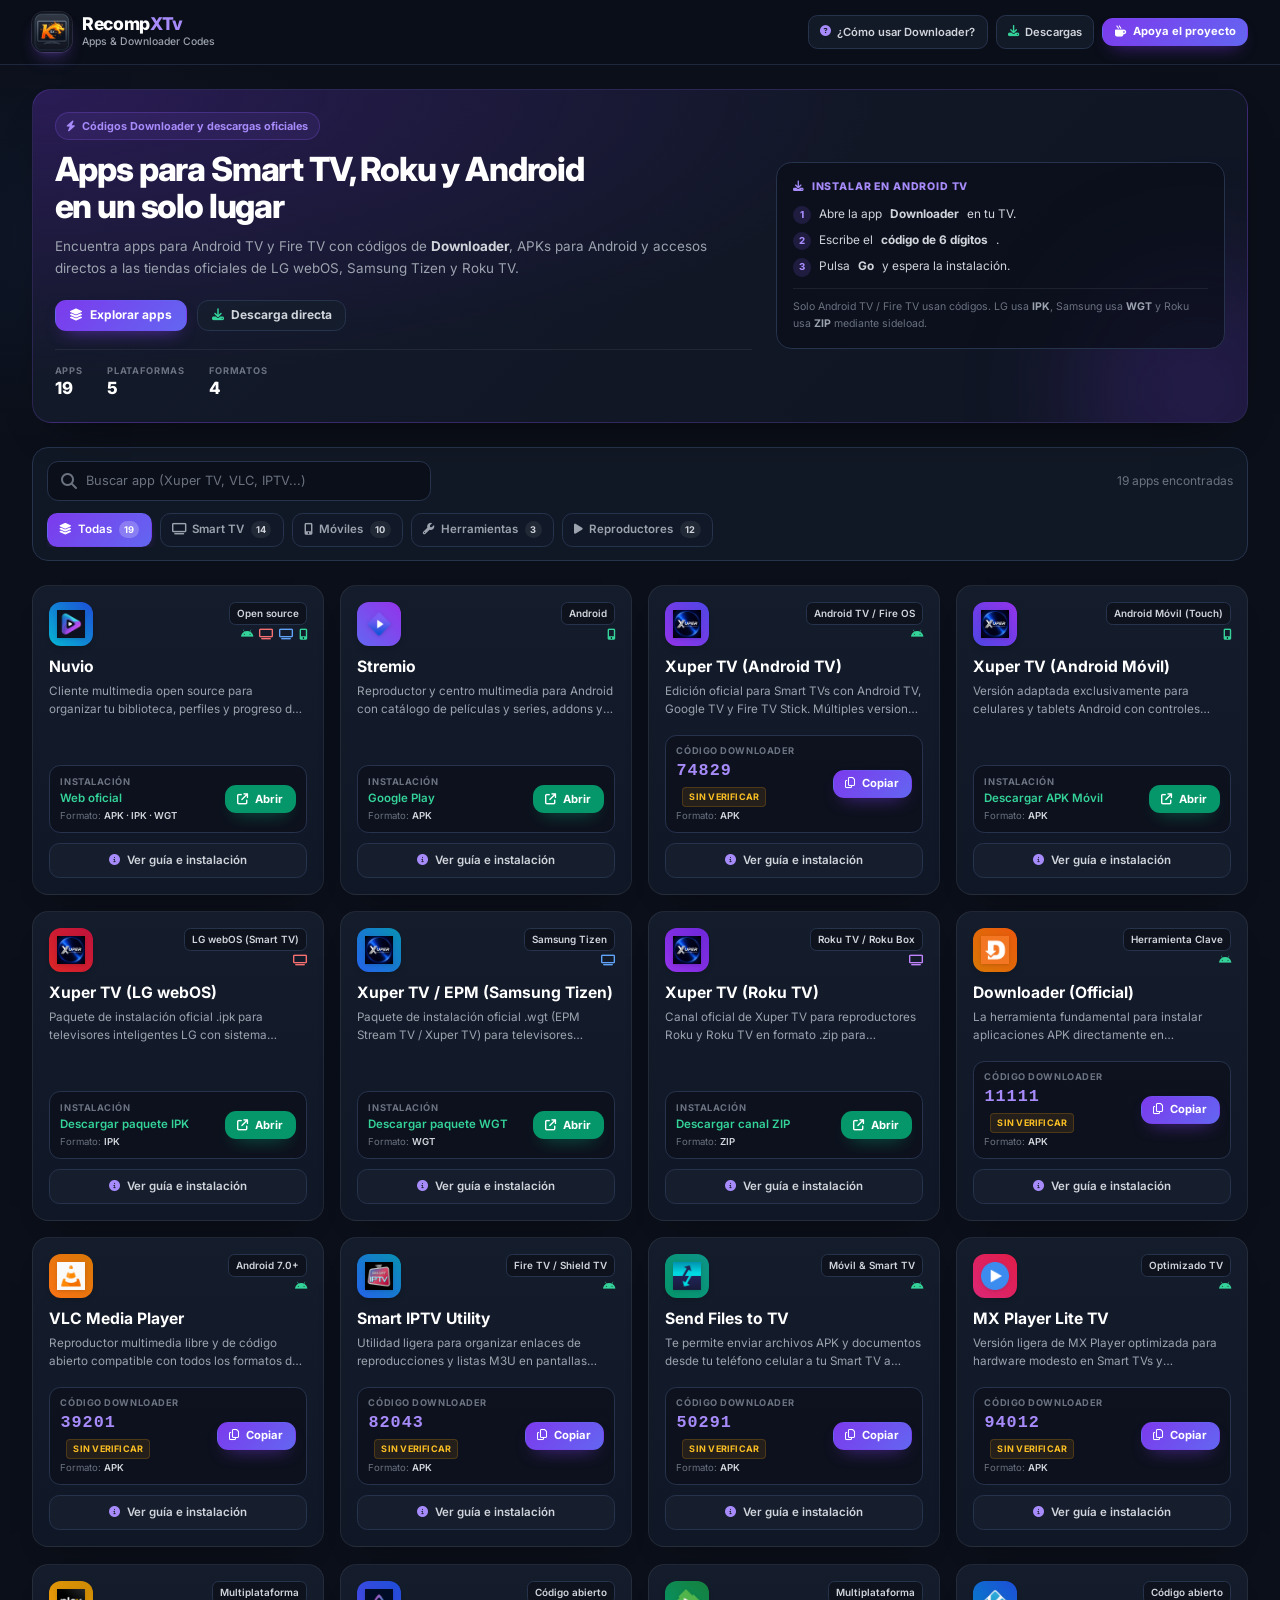
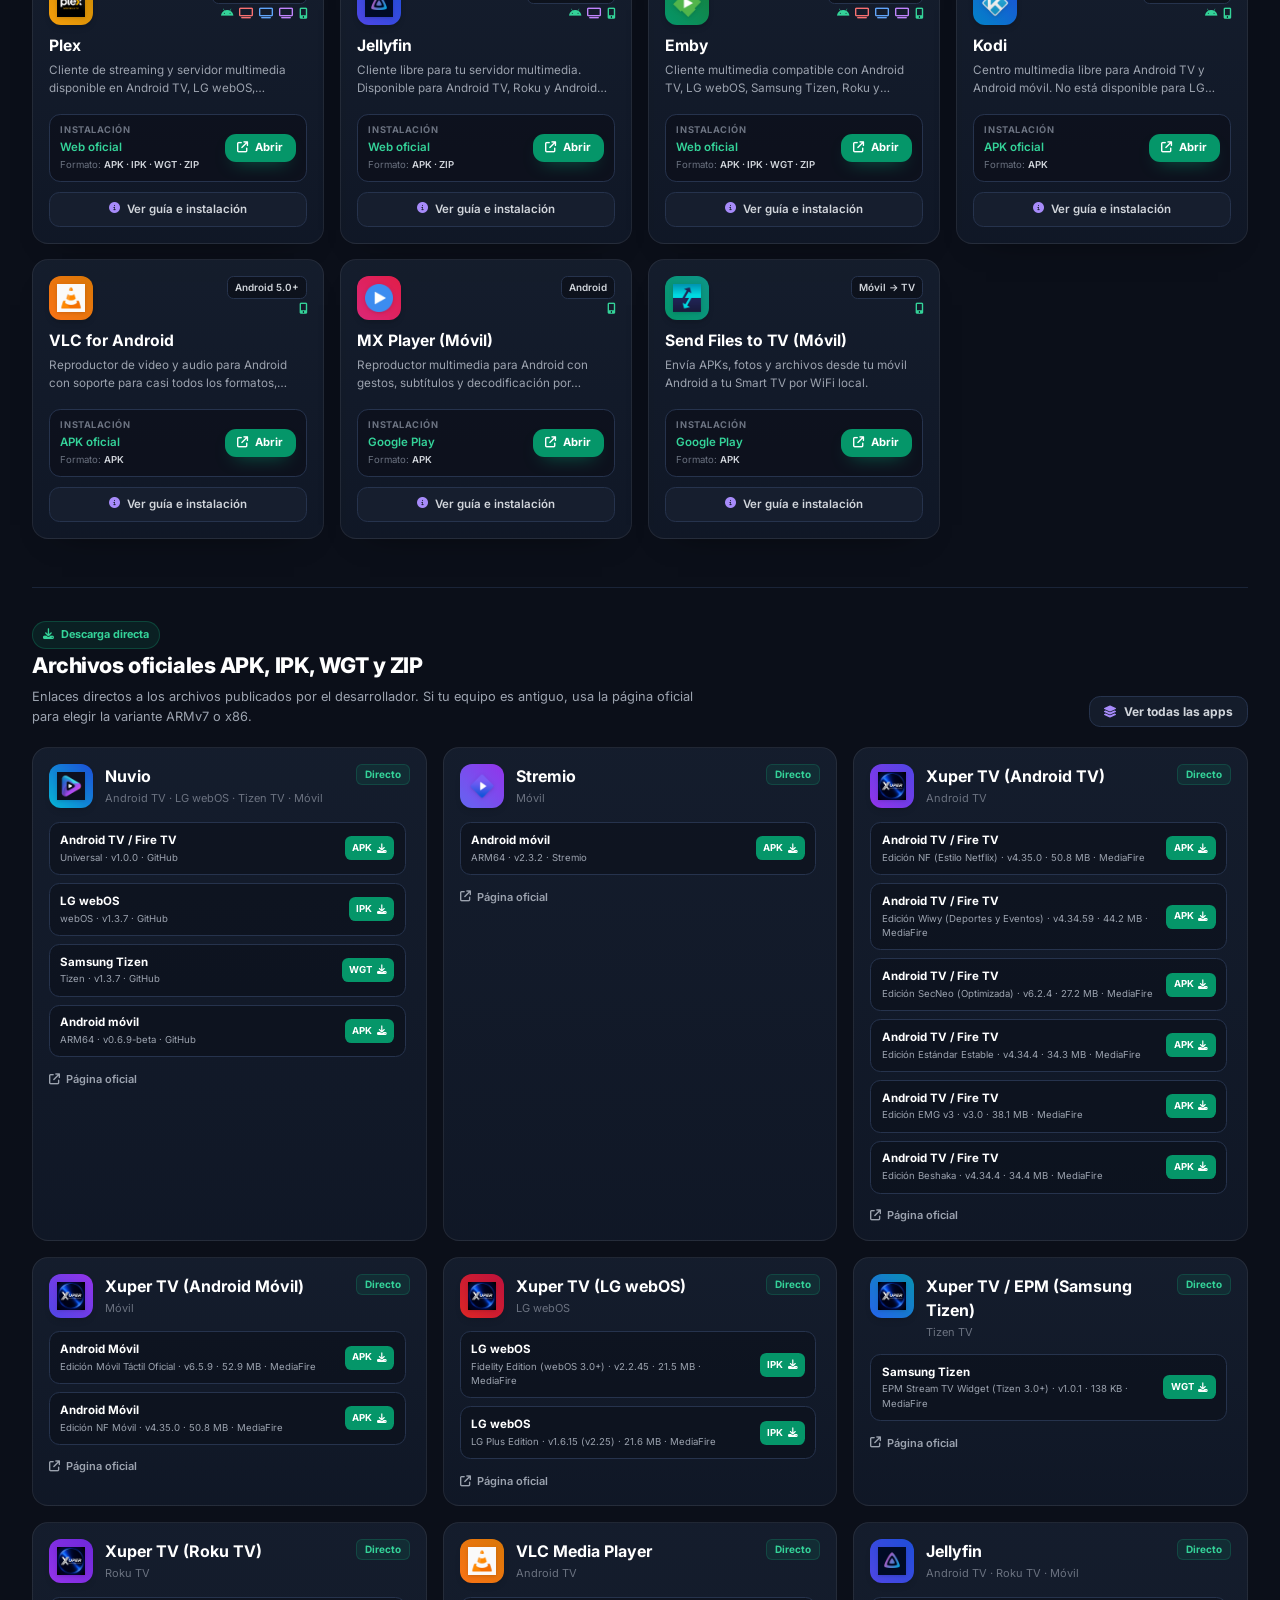
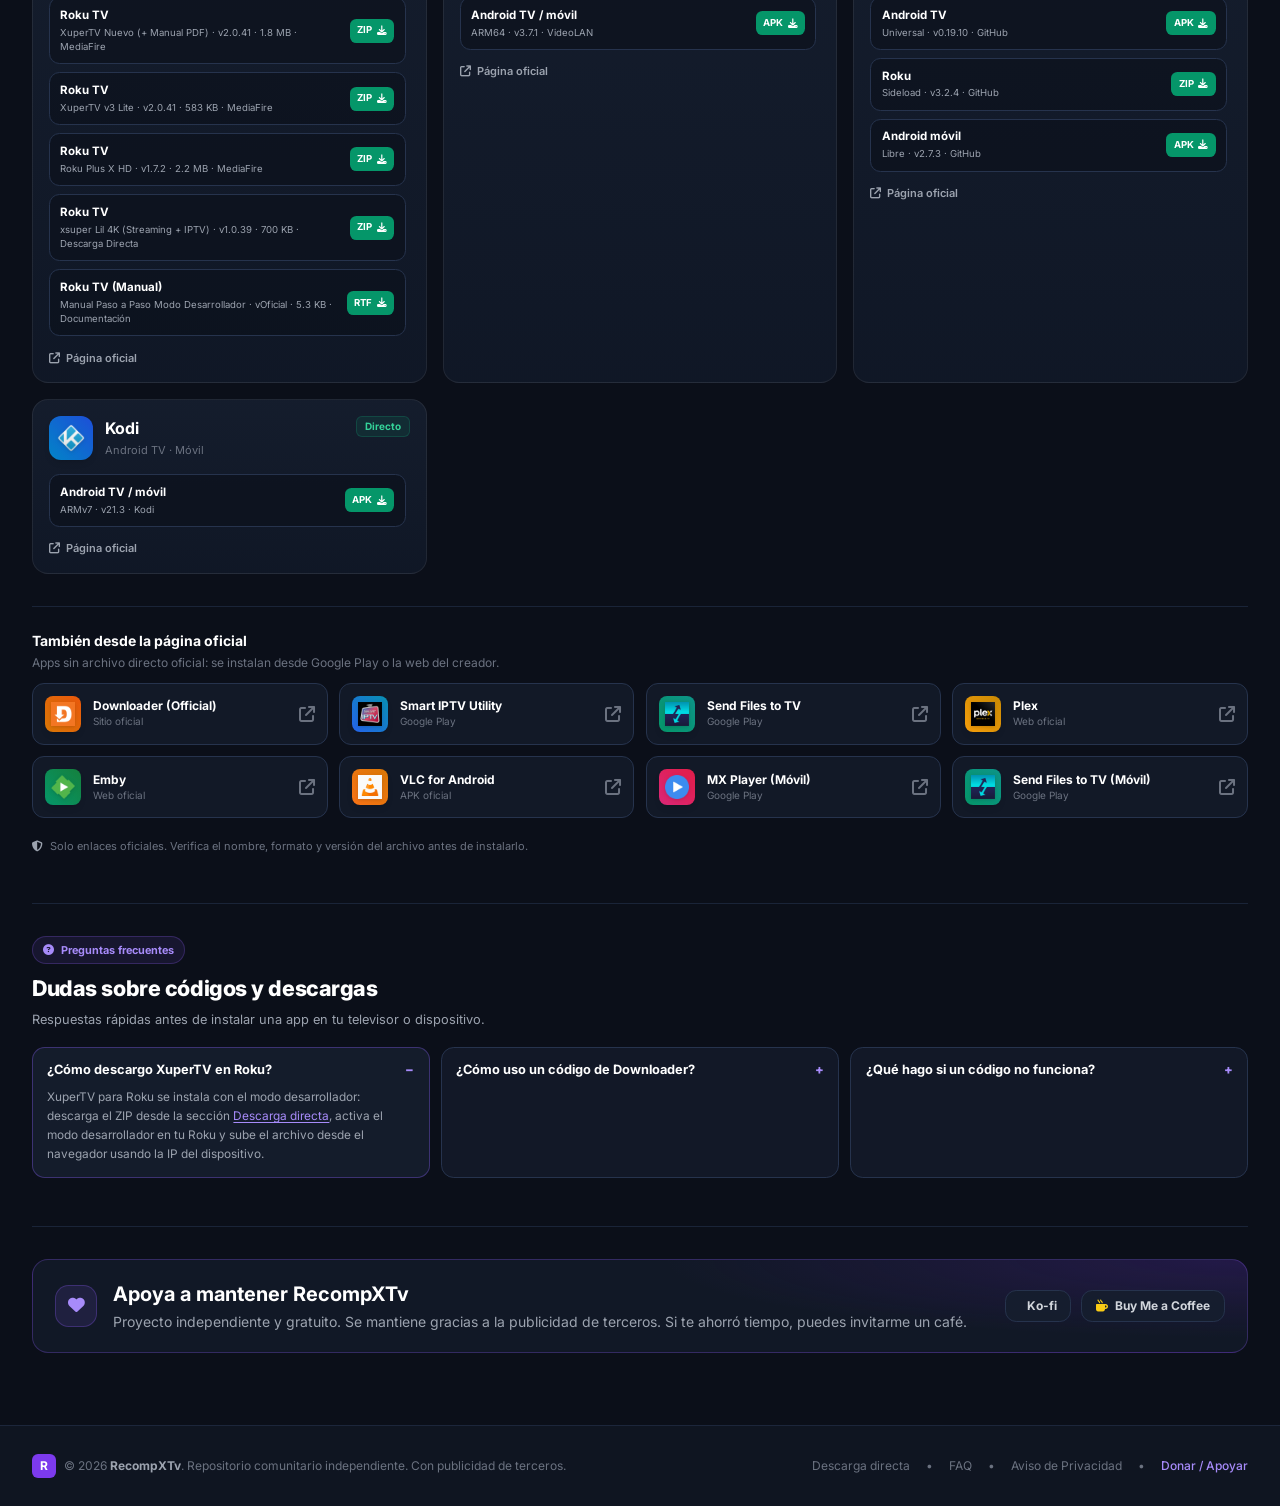
<file: index.html>
<!DOCTYPE html>
<html lang="es" class="dark">
<head>
    <meta charset="UTF-8">
    <meta name="viewport" content="width=device-width, initial-scale=1.0">
    <title>RecompXTv — Apps y códigos Downloader para Smart TV y Android</title>
    <meta name="description" content="RecompXTv: repositorio de apps para Android TV, Fire TV, LG webOS, Samsung Tizen, Roku y Android. Códigos de Downloader, APKs y descargas directas.">
    <meta name="keywords" content="RecompXTv, XuperTV, descargar XuperTV, Códigos Downloader, descargar Roku, apps Roku, Android TV apps, Smart TV downloader, APKs, códigos downloader">
    <meta name="author" content="RecompXTv">
    <meta name="theme-color" content="#0b0f19">
    <meta name="robots" content="index, follow">

    <link rel="canonical" href="https://recompxtv.vercel.app/">
    <link rel="alternate" hreflang="es" href="https://recompxtv.vercel.app/">
    <link rel="alternate" hreflang="x-default" href="https://recompxtv.vercel.app/">

    <!-- Iconos / PWA -->
    <link rel="icon" type="image/png" sizes="32x32" href="img/favicon-32.png">
    <link rel="apple-touch-icon" sizes="180x180" href="img/apple-touch-icon.png">
    <link rel="manifest" href="manifest.json">

    <!-- Open Graph / Twitter -->
    <meta property="og:type" content="website">
    <meta property="og:site_name" content="RecompXTv">
    <meta property="og:locale" content="es_ES">
    <meta property="og:url" content="https://recompxtv.vercel.app/">
    <meta property="og:title" content="RecompXTv — Apps y códigos Downloader para Smart TV, Roku y Android">
    <meta property="og:description" content="Códigos de Downloader para Android TV, APKs para Android y apps oficiales para LG webOS, Samsung Tizen y Roku TV.">
    <meta property="og:image" content="https://recompxtv.vercel.app/img/og-image.jpg">
    <meta property="og:image:type" content="image/jpeg">
    <meta property="og:image:alt" content="RecompXTv">
    <meta property="og:image:width" content="1200">
    <meta property="og:image:height" content="630">
    <meta name="twitter:card" content="summary_large_image">
    <meta name="twitter:title" content="RecompXTv — Apps para Smart TV, Android TV, Roku y Móviles">
    <meta name="twitter:description" content="Códigos de Downloader para Android TV, APKs para Android y apps oficiales para LG webOS, Samsung Tizen y Roku TV.">
    <meta name="twitter:image" content="https://recompxtv.vercel.app/img/og-image.jpg">

    <!-- CSS compilado en local (sin CDN de Tailwind) -->
    <link rel="stylesheet" href="css/tailwind.css">
    <link rel="stylesheet" href="css/styles.css">

    <!-- Iconos y tipografía -->
    <link rel="preconnect" href="https://cdnjs.cloudflare.com" crossorigin>
    <link rel="preconnect" href="https://fonts.googleapis.com">
    <link rel="preconnect" href="https://fonts.gstatic.com" crossorigin>
    <link rel="dns-prefetch" href="//bauval.org">
    <link rel="dns-prefetch" href="//abscloud.org">
    <link rel="stylesheet" href="https://cdnjs.cloudflare.com/ajax/libs/font-awesome/6.4.0/css/all.min.css">
    <link href="https://fonts.googleapis.com/css2?family=Inter:wght@400;500;600;700;800&display=swap" rel="stylesheet">

    <!-- Datos estructurados -->
    <script type="application/ld+json">
    {
        "@context": "https://schema.org",
        "@graph": [
            {
                "@type": "Organization",
                "@id": "https://recompxtv.vercel.app/#organization",
                "name": "RecompXTv",
                "url": "https://recompxtv.vercel.app/",
                "logo": {
                    "@type": "ImageObject",
                    "url": "https://recompxtv.vercel.app/img/icon-512.png",
                    "width": 512,
                    "height": 512
                }
            },
            {
                "@type": "WebSite",
                "@id": "https://recompxtv.vercel.app/#website",
                "name": "RecompXTv",
                "url": "https://recompxtv.vercel.app/",
                "description": "Repositorio de apps para Android TV, Fire TV, LG webOS, Samsung Tizen, Roku TV y Android móvil con códigos de Downloader y enlaces oficiales.",
                "publisher": {
                    "@id": "https://recompxtv.vercel.app/#organization"
                },
                "inLanguage": "es"
            },
            {
                "@type": "WebPage",
                "@id": "https://recompxtv.vercel.app/#webpage",
                "url": "https://recompxtv.vercel.app/",
                "name": "RecompXTv - Apps y códigos Downloader para Smart TV, Roku y Android",
                "description": "Repositorio de apps para Android TV, Fire TV, LG webOS, Samsung Tizen, Roku y Android. Códigos de Downloader, APKs y descargas directas.",
                "isPartOf": {
                    "@id": "https://recompxtv.vercel.app/#website"
                },
                "inLanguage": "es",
                "dateModified": "2026-11-07"
            },
            {
                "@type": "FAQPage",
                "@id": "https://recompxtv.vercel.app/#faq",
                "mainEntity": [
                    {
                        "@type": "Question",
                        "name": "¿Cómo descargo XuperTV en Roku?",
                        "acceptedAnswer": {
                            "@type": "Answer",
                            "text": "XuperTV para Roku se instala con el modo desarrollador: descarga el ZIP desde la sección Descarga directa, activa el modo desarrollador en tu Roku y sube el archivo desde el navegador usando la IP del dispositivo."
                        }
                    },
                    {
                        "@type": "Question",
                        "name": "¿Cómo uso un código de Downloader?",
                        "acceptedAnswer": {
                            "@type": "Answer",
                            "text": "Abre Downloader en tu Android TV o Fire TV, escribe el código de 6 dígitos y pulsa Go. Solo Android TV, Google TV y Fire TV usan códigos."
                        }
                    },
                    {
                        "@type": "Question",
                        "name": "¿Qué hago si un código no funciona?",
                        "acceptedAnswer": {
                            "@type": "Answer",
                            "text": "Los códigos pueden caducar. Usa el botón de descarga directa o el enlace oficial de la app; si el código es de una app Android TV, revisa que tenga 6 dígitos."
                        }
                    }
                ]
            }
        ]
    }
    </script>

    <script src="js/app.js" defer></script>
</head>
<body class="min-h-screen flex flex-col selection:bg-brand-500 selection:text-white">

    <a href="#mainContent" class="skip-link">
        Saltar al contenido principal
    </a>

    <!-- Header Navigation -->
    <header class="site-header sticky top-0 z-40">
        <div class="max-w-[1320px] mx-auto px-4 sm:px-6 lg:px-8 h-16 flex items-center justify-between gap-4">
            <!-- Brand Logo -->
            <button type="button" data-action="reset" class="flex items-center gap-2.5 text-left min-w-0" aria-label="RecompXTv, volver al inicio y limpiar filtros">
                <img src="img/icon-192.png" alt="" aria-hidden="true" width="40" height="40"
                     class="w-10 h-10 rounded-xl object-cover shadow-lg shadow-brand-500/25 ring-1 ring-white/10 shrink-0">
                <span class="min-w-0">
                    <span class="brand-title">Recomp<span class="text-brand-400">XTv</span></span>
                    <span class="brand-subtitle">Apps &amp; Downloader Codes</span>
                </span>
            </button>

            <!-- Quick Action Links -->
            <nav class="flex items-center gap-2" aria-label="Acciones rápidas">
                <a href="#downloader-guide" class="header-link hidden lg:inline-flex">
                    <i class="fa-solid fa-circle-question text-brand-400" aria-hidden="true"></i> ¿Cómo usar Downloader?
                </a>
                <a href="#descarga-directa" class="header-link hidden md:inline-flex">
                    <i class="fa-solid fa-download text-emerald-400" aria-hidden="true"></i> Descargas
                </a>
                <a href="#apoya-seccion" class="btn btn-primary btn-sm">
                    <i class="fa-solid fa-mug-hot" aria-hidden="true"></i>
                    <span class="hidden sm:inline">Apoya el proyecto</span>
                    <span class="sm:hidden">Apoyar</span>
                </a>
            </nav>
        </div>
    </header>

    <!-- Main Content Container -->
    <main id="mainContent" class="max-w-[1320px] mx-auto px-4 sm:px-6 lg:px-8 py-6 w-full flex-grow">

        <!-- Hero -->
        <section class="hero-panel mb-6" aria-labelledby="heroTitle">
            <div class="hero-grid">
                <div class="min-w-0">
                    <span class="eyebrow">
                        <i class="fa-solid fa-bolt" aria-hidden="true"></i> Códigos Downloader y descargas oficiales
                    </span>
                    <h1 id="heroTitle" class="hero-title">
                        Apps para Smart TV, Roku y Android<br class="hidden sm:block"> en un solo lugar
                    </h1>
                    <p class="hero-text">
                        Encuentra apps para Android TV y Fire TV con códigos de <strong>Downloader</strong>, APKs para Android y accesos directos a las tiendas oficiales de LG webOS, Samsung Tizen y Roku TV.
                    </p>
                    <div class="mt-5 flex flex-wrap items-center gap-2.5">
                        <a href="#appGrid" class="btn btn-primary">
                            <i class="fa-solid fa-layer-group" aria-hidden="true"></i> Explorar apps
                        </a>
                        <a href="#descarga-directa" class="btn btn-outline">
                            <i class="fa-solid fa-download text-emerald-400" aria-hidden="true"></i> Descarga directa
                        </a>
                    </div>
                    <dl class="hero-stats">
                        <div>
                            <dt>Apps</dt>
                            <dd id="statApps">—</dd>
                        </div>
                        <div>
                            <dt>Plataformas</dt>
                            <dd>5</dd>
                        </div>
                        <div>
                            <dt>Formatos</dt>
                            <dd>4</dd>
                        </div>
                    </dl>
                </div>

                <!-- Downloader Quick Steps -->
                <aside id="downloader-guide" class="guide-card" aria-labelledby="guideTitle">
                    <h2 id="guideTitle" class="guide-title">
                        <i class="fa-solid fa-download" aria-hidden="true"></i> Instalar en Android TV
                    </h2>
                    <ol class="guide-steps">
                        <li><span>1</span> Abre la app <strong>Downloader</strong> en tu TV.</li>
                        <li><span>2</span> Escribe el <strong>código de 6 dígitos</strong>.</li>
                        <li><span>3</span> Pulsa <strong>Go</strong> y espera la instalación.</li>
                    </ol>
                    <p class="guide-note">
                        Solo Android TV / Fire TV usan códigos. LG usa <strong>IPK</strong>, Samsung usa <strong>WGT</strong> y Roku usa <strong>ZIP</strong> mediante sideload.
                    </p>
                </aside>
            </div>
        </section>

        <!-- Search & Filter Controls -->
        <section class="toolbar-panel mb-6" aria-label="Buscar y filtrar aplicaciones">
            <div class="flex flex-col sm:flex-row sm:items-center gap-3">
                <!-- Instant Search Bar -->
                <div class="relative w-full sm:max-w-sm">
                    <label for="searchInput" class="sr-only">Buscar aplicación</label>
                    <span class="absolute inset-y-0 left-0 pl-3.5 flex items-center pointer-events-none text-gray-500" aria-hidden="true">
                        <i class="fa-solid fa-magnifying-glass"></i>
                    </span>
                    <input type="search" id="searchInput" autocomplete="off" placeholder="Buscar app (Xuper TV, VLC, IPTV...)"
                           aria-controls="appGrid"
                           class="search-input">
                    <button type="button" id="searchClear" hidden
                            class="absolute inset-y-0 right-0 pr-3.5 flex items-center text-gray-500 hover:text-white transition-colors"
                            aria-label="Limpiar búsqueda">
                        <i class="fa-solid fa-circle-xmark" aria-hidden="true"></i>
                    </button>
                </div>

                <!-- Results count -->
                <p id="resultsCount" class="text-xs text-gray-500 sm:ml-auto sm:text-right" role="status" aria-live="polite"></p>
            </div>

            <div class="mt-3 flex flex-col gap-2.5 lg:flex-row lg:items-center lg:justify-between">
                <!-- Category Tabs -->
                <div id="categoryBar" class="flex items-center gap-2 overflow-x-auto no-scrollbar pb-1 lg:pb-0" role="group" aria-label="Filtrar por categoría">
                    <button type="button" data-category="all" aria-pressed="true" class="cat-btn">
                        <i class="fa-solid fa-layer-group" aria-hidden="true"></i> Todas
                        <span class="cat-count" data-count="all">0</span>
                    </button>
                    <button type="button" data-category="smarttv" aria-pressed="false" class="cat-btn">
                        <i class="fa-solid fa-tv" aria-hidden="true"></i> Smart TV
                        <span class="cat-count" data-count="smarttv">0</span>
                    </button>
                    <button type="button" data-category="mobile" aria-pressed="false" class="cat-btn">
                        <i class="fa-solid fa-mobile-screen-button" aria-hidden="true"></i> Móviles
                        <span class="cat-count" data-count="mobile">0</span>
                    </button>
                    <button type="button" data-category="herramientas" aria-pressed="false" class="cat-btn">
                        <i class="fa-solid fa-wrench" aria-hidden="true"></i> Herramientas
                        <span class="cat-count" data-count="herramientas">0</span>
                    </button>
                    <button type="button" data-category="reproductores" aria-pressed="false" class="cat-btn">
                        <i class="fa-solid fa-play" aria-hidden="true"></i> Reproductores
                        <span class="cat-count" data-count="reproductores">0</span>
                    </button>
                </div>
            </div>

            <!-- Subcategorías por plataforma -->
            <div id="subcategoryWrapper" hidden class="subcategory-panel">
                <div class="flex items-center gap-2">
                    <span class="text-[10px] uppercase tracking-wider text-gray-500 font-semibold shrink-0">Plataforma:</span>
                    <div id="subcategoryBar" class="flex items-center gap-2 overflow-x-auto no-scrollbar" role="group" aria-label="Filtrar por plataforma"></div>
                </div>
                <p id="platformHint" hidden class="text-[11px] leading-relaxed text-gray-500"></p>
            </div>
        </section>

        <!-- App Grid -->
        <section aria-label="Listado de aplicaciones">
            <div id="appGrid" class="app-grid">
                <!-- Las tarjetas se generan dinámicamente desde js/app.js -->
            </div>

            <noscript>
                <p class="text-center text-sm text-gray-400 py-12">
                    Activa JavaScript para ver el listado de aplicaciones y códigos de Downloader.
                </p>
            </noscript>

            <!-- Empty State -->
            <div id="emptyState" hidden class="text-center py-16">
                <div class="w-16 h-16 bg-darkcard rounded-full flex items-center justify-center mx-auto text-gray-500 mb-4 border border-darkborder" aria-hidden="true">
                    <i class="fa-solid fa-box-open text-2xl"></i>
                </div>
                <h2 id="emptyTitle" class="text-lg font-semibold text-white">No se encontraron aplicaciones</h2>
                <p id="emptyText" class="text-sm text-gray-400 mt-1">Intenta buscar con otro término o selecciona otra categoría.</p>
                <button type="button" data-action="reset" class="btn btn-primary mt-4">
                    Ver todas las apps
                </button>
            </div>
        </section>

        <!-- Direct Download Section -->
        <section id="descarga-directa" class="section-divider mt-12 pt-8" aria-labelledby="directDownloadTitle">
            <div class="flex flex-col md:flex-row md:items-end justify-between gap-4 mb-5">
                <div>
                    <span class="eyebrow eyebrow-success">
                        <i class="fa-solid fa-download" aria-hidden="true"></i> Descarga directa
                    </span>
                    <h2 id="directDownloadTitle" class="section-title">Archivos oficiales APK, IPK, WGT y ZIP</h2>
                    <p class="section-text">
                        Enlaces directos a los archivos publicados por el desarrollador. Si tu equipo es antiguo, usa la página oficial para elegir la variante ARMv7 o x86.
                    </p>
                </div>
                <a href="#appGrid" class="btn btn-outline shrink-0">
                    <i class="fa-solid fa-layer-group text-brand-400" aria-hidden="true"></i> Ver todas las apps
                </a>
            </div>

            <div id="directDownloadGrid" class="download-grid"></div>

            <div id="directDownloadEmpty" hidden class="rounded-2xl border border-darkborder bg-darkcard/40 p-6 text-center text-sm text-gray-400">
                Todavía no hay archivos directos oficiales. Usa los enlaces oficiales de cada app.
            </div>

            <div class="mt-8 pt-6 border-t border-darkborder/60">
                <h3 class="text-sm font-bold text-white">También desde la página oficial</h3>
                <p class="text-xs text-gray-500 mt-1 mb-3">Apps sin archivo directo oficial: se instalan desde Google Play o la web del creador.</p>
                <div id="officialDownloadList" class="official-grid"></div>
            </div>

            <p class="text-[11px] text-gray-500 mt-5">
                <i class="fa-solid fa-shield-halved text-gray-400 mr-1" aria-hidden="true"></i>
                Solo enlaces oficiales. Verifica el nombre, formato y versión del archivo antes de instalarlo.
            </p>
        </section>

        <!-- Preguntas frecuentes -->
        <section id="preguntas-frecuentes" class="section-divider mt-12 pt-8" aria-labelledby="faqTitle">
            <span class="eyebrow">
                <i class="fa-solid fa-circle-question" aria-hidden="true"></i> Preguntas frecuentes
            </span>
            <h2 id="faqTitle" class="section-title mt-2">Dudas sobre códigos y descargas</h2>
            <p class="section-text">Respuestas rápidas antes de instalar una app en tu televisor o dispositivo.</p>

            <div class="faq-grid">
                <details class="faq-item" open>
                    <summary>¿Cómo descargo XuperTV en Roku?</summary>
                    <p>XuperTV para Roku se instala con el modo desarrollador: descarga el ZIP desde la sección <a href="#descarga-directa">Descarga directa</a>, activa el modo desarrollador en tu Roku y sube el archivo desde el navegador usando la IP del dispositivo.</p>
                </details>
                <details class="faq-item">
                    <summary>¿Cómo uso un código de Downloader?</summary>
                    <p>Abre Downloader en tu Android TV o Fire TV, escribe el código de 6 dígitos y pulsa <strong>Go</strong>. Solo Android TV, Google TV y Fire TV usan códigos.</p>
                </details>
                <details class="faq-item">
                    <summary>¿Qué hago si un código no funciona?</summary>
                    <p>Los códigos pueden caducar. Usa el botón de descarga directa o el enlace oficial de la app; si el código es de una app Android TV, revisa que tenga 6 dígitos.</p>
                </details>
            </div>
        </section>

        <!-- Donation Section -->
        <section id="apoya-seccion" class="section-divider mt-12 pt-8" aria-labelledby="donationTitle">
            <div class="support-card">
                <div class="flex items-center gap-4 min-w-0">
                    <span class="support-icon" aria-hidden="true">
                        <i class="fa-solid fa-heart"></i>
                    </span>
                    <div class="min-w-0">
                        <h2 id="donationTitle" class="text-lg sm:text-xl font-bold text-white">Apoya a mantener RecompXTv</h2>
                        <p class="text-xs sm:text-sm text-gray-400 mt-1 leading-relaxed">
                            Proyecto independiente y gratuito. Se mantiene gracias a la publicidad de terceros. Si te ahorró tiempo, puedes invitarme un café.
                        </p>
                    </div>
                </div>
                <div class="flex flex-col sm:flex-row gap-2.5 shrink-0 w-full sm:w-auto">
                    <a href="https://ko-fi.com" target="_blank" rel="noopener noreferrer" class="btn btn-outline">
                        <i class="fa-solid fa-cup-togo text-red-400" aria-hidden="true"></i> Ko-fi
                    </a>
                    <a href="https://buymeacoffee.com" target="_blank" rel="noopener noreferrer" class="btn btn-outline">
                        <i class="fa-solid fa-mug-hot text-yellow-400" aria-hidden="true"></i> Buy Me a Coffee
                    </a>
                </div>
            </div>
        </section>

    </main>

    <!-- Bloqueo por bloqueador de anuncios -->
    <div id="rxGateModal" hidden
         class="rx-gate-overlay"
         role="dialog" aria-modal="true" aria-labelledby="rxGateTitle" aria-describedby="rxGateDesc">
        <div class="rx-gate-card">
            <span class="rx-gate-icon" aria-hidden="true">
                <i class="fa-solid fa-shield-halved"></i>
            </span>
            <span id="rxGateReason" class="rx-gate-eyebrow">Bloqueador detectado</span>
            <h2 id="rxGateTitle" class="rx-gate-title">Desactiva el bloqueador para continuar</h2>
            <p id="rxGateDesc" class="rx-gate-text">
                RecompXTv es gratuito y se mantiene con publicidad. Hemos detectado que tu navegador, una extensión o tu DNS está bloqueando los anuncios.
            </p>
            <ul class="rx-gate-steps">
                <li><strong>uBlock Origin, AdBlock o AdGuard:</strong> abre la extensión y desactívala para este sitio.</li>
                <li><strong>Brave:</strong> pulsa el icono del león en la barra de direcciones y desactiva Shields.</li>
                <li><strong>AdGuard DNS, NextDNS o Pi-hole:</strong> desactiva el filtrado para este dispositivo o permite <strong>bauval.org</strong> y <strong>abscloud.org</strong>.</li>
            </ul>
            <p id="rxGateStatus" class="rx-gate-status" role="status" aria-live="polite"></p>
            <div class="rx-gate-actions">
                <button type="button" id="rxGateRetry" class="btn btn-primary">
                    <i class="fa-solid fa-rotate" aria-hidden="true"></i> Ya lo desactivé, comprobar
                </button>
                <button type="button" id="rxGateReload" class="btn btn-outline">
                    <i class="fa-solid fa-arrows-rotate" aria-hidden="true"></i> Recargar página
                </button>
            </div>
            <p class="rx-gate-note">
                Si crees que es un error, desactiva el bloqueador y pulsa “comprobar”.
            </p>
        </div>
    </div>

    <!-- App Detail / Tutorial Modal -->
    <div id="appModal" hidden
         class="fixed inset-0 z-50 flex items-center justify-center p-4 bg-black/80 backdrop-blur-sm"
         role="dialog" aria-modal="true" aria-labelledby="modalTitle" aria-describedby="modalDesc">
        <div class="modal-card max-w-xl">
            <!-- Close Button -->
            <button type="button" id="modalCloseBtn" data-action="close-modal"
                    class="absolute top-4 right-4 text-gray-400 hover:text-white w-8 h-8 rounded-full bg-darkbg flex items-center justify-center border border-darkborder transition-colors"
                    aria-label="Cerrar detalles de la aplicación">
                <i class="fa-solid fa-xmark" aria-hidden="true"></i>
            </button>

            <!-- Modal Header -->
            <div class="flex items-center gap-4 mb-4 pr-10">
                <div id="modalIcon" class="w-14 h-14 rounded-2xl bg-brand-600 flex items-center justify-center text-white text-2xl font-bold shadow-lg shrink-0">
                    <!-- Icono dinámico -->
                </div>
                <div class="min-w-0">
                    <h3 id="modalTitle" class="text-xl font-bold text-white break-words">---</h3>
                    <div class="mt-1 flex flex-wrap items-center gap-2">
                        <span id="modalTag" class="px-2.5 py-0.5 rounded-md bg-brand-500/10 text-brand-400 text-xs font-semibold border border-brand-500/20">
                            ---
                        </span>
                        <span id="modalFormat" hidden
                              class="inline-flex items-center gap-1 px-2.5 py-0.5 rounded-md bg-darkbg text-gray-300 text-xs font-semibold border border-darkborder"
                              title="APK: Android · IPK: LG webOS · WGT: Samsung Tizen · ZIP: Roku (sideload)">
                            <i class="fa-regular fa-file" aria-hidden="true"></i>
                            <span>Formato: <span id="modalFormatText">---</span></span>
                        </span>
                    </div>
                </div>
            </div>

            <!-- Description & Instructions -->
            <div class="space-y-4 text-sm text-gray-300">
                <div>
                    <h4 class="text-xs font-bold uppercase tracking-wider text-gray-400 mb-1">Descripción:</h4>
                    <p id="modalDesc" class="text-xs text-gray-300 leading-relaxed">---</p>
                </div>

                <div class="bg-darkbg p-3.5 rounded-xl border border-darkborder">
                    <h4 class="text-xs font-bold uppercase tracking-wider text-brand-400 mb-1.5 flex items-center gap-1.5">
                        <i class="fa-solid fa-circle-info" aria-hidden="true"></i> Guía de instalación:
                    </h4>
                    <p id="modalGuide" class="text-xs text-gray-400 leading-relaxed whitespace-pre-line">---</p>
                </div>

                <!-- Código Downloader -->
                <div id="modalCodeBox" class="bg-gradient-to-r from-brand-900/30 to-darkbg p-4 rounded-xl border border-brand-500/30">
                    <div class="flex items-center justify-between gap-3">
                        <div class="min-w-0">
                            <span class="text-[11px] font-medium text-gray-400 block">Código Downloader:</span>
                            <div class="flex items-center gap-2 flex-wrap">
                                <span id="modalCode" class="text-2xl font-mono font-extrabold text-brand-400 tracking-wider">00000</span>
                                <span id="modalCodeStatus" hidden class="inline-block px-1.5 py-0.5 rounded text-[9px] font-bold uppercase tracking-wide bg-amber-500/10 text-amber-400 border border-amber-500/20">Sin verificar</span>
                            </div>
                        </div>
                        <button type="button" id="modalCopyBtn" class="btn btn-primary shrink-0">
                            <i class="fa-regular fa-copy" aria-hidden="true"></i> Copiar Código
                        </button>
                    </div>
                </div>

                <!-- Instalación desde tienda oficial -->
                <div id="modalStoreBox" hidden class="bg-gradient-to-r from-emerald-900/30 to-darkbg p-4 rounded-xl border border-emerald-500/30">
                    <div class="flex items-center justify-between gap-3">
                        <div>
                            <span class="text-[11px] font-medium text-gray-400 block">Instalación:</span>
                            <span id="modalStoreText" class="text-sm font-semibold text-emerald-400">Tienda oficial</span>
                        </div>
                        <a id="modalStoreLink" href="#" target="_blank" rel="noopener noreferrer" class="btn btn-success">
                            <i class="fa-solid fa-arrow-up-right-from-square" aria-hidden="true"></i> Abrir enlace
                        </a>
                    </div>
                </div>

                <!-- Descargas directas disponibles -->
                <div id="modalDownloadsBox" hidden class="bg-gradient-to-r from-emerald-950/20 to-darkbg p-4 rounded-xl border border-emerald-500/30">
                    <div class="flex items-center justify-between mb-2.5">
                        <span class="text-xs font-bold uppercase tracking-wider text-emerald-400 flex items-center gap-1.5">
                            <i class="fa-solid fa-download" aria-hidden="true"></i> Descargas directas:
                        </span>
                        <span id="modalDownloadsCount" class="text-[10px] font-bold px-2 py-0.5 rounded-full bg-emerald-500/10 text-emerald-400 border border-emerald-500/20">0 archivos</span>
                    </div>
                    <div id="modalDownloadsList" class="space-y-1.5 max-h-56 overflow-y-auto pr-1"></div>
                </div>
            </div>

            <!-- Modal Actions Footer -->
            <div class="mt-5 flex items-center justify-end gap-3 pt-4 border-t border-darkborder/60">
                <button type="button" data-action="close-modal" class="btn btn-outline">
                    Cerrar
                </button>
                <a id="modalDirectLink" href="#" target="_blank" rel="noopener noreferrer" class="btn btn-outline">
                    <i class="fa-solid fa-arrow-up-right-from-square" aria-hidden="true"></i>
                    <span id="modalDirectLinkLabel">Enlace Directo APK</span>
                </a>
            </div>
        </div>
    </div>

    <!-- Privacy / Legal Modal -->
    <div id="privacyModal" hidden
         class="fixed inset-0 z-[110] flex items-center justify-center p-4 bg-black/80 backdrop-blur-sm"
         role="dialog" aria-modal="true" aria-labelledby="privacyTitle">
        <div class="modal-card max-w-lg">
            <button type="button" data-action="close-privacy"
                    class="absolute top-4 right-4 text-gray-400 hover:text-white w-8 h-8 rounded-full bg-darkbg flex items-center justify-center border border-darkborder transition-colors"
                    aria-label="Cerrar aviso de privacidad">
                <i class="fa-solid fa-xmark" aria-hidden="true"></i>
            </button>

            <h2 id="privacyTitle" class="text-xl font-bold text-white mb-4 pr-10">Aviso de Privacidad</h2>

            <div class="space-y-3 text-xs text-gray-300 leading-relaxed">
                <p>
                    <strong class="text-white">RecompXTv</strong> es un repositorio comunitario independiente y gratuito. El sitio se financia con publicidad de terceros y no vendemos productos ni servicios.
                </p>
                <p>
                    Todas las aplicaciones mostradas pertenecen a sus respectivos desarrolladores. Este sitio solo facilita el acceso mediante enlaces y códigos públicos de Downloader; no aloja archivos de instalación (APK, IPK, WGT o ZIP).
                </p>
                <p>
                    No recopilamos datos personales directamente ni vendemos información. Los enlaces a tiendas, sitios oficiales y plataformas de donación se abren en sitios de terceros con sus propias políticas.
                </p>
                <p>
                    La publicidad es servida por proveedores externos, que pueden usar cookies, almacenamiento local o identificadores del dispositivo para mostrar y medir los anuncios. No controlamos esas prácticas; consulta sus propias políticas. Puedes bloquear o eliminar esas cookies desde la configuración de tu navegador.
                </p>
                <p>
                    Si utilizas un bloqueador de anuncios o un DNS de filtrado, el sitio puede mostrar un aviso y limitar el acceso al contenido hasta que desactives el bloqueo.
                </p>
                <p>
                    Los códigos de Downloader son públicos y pueden caducar en cualquier momento. Si un código no funciona, utiliza el enlace oficial de la app.
                </p>
                <p>
                    Si eres titular de derechos y deseas solicitar la retirada de un enlace, escribe a
                    <span class="text-brand-400">contacto@recompxtv.com</span>.
                </p>
            </div>

            <div class="mt-6 flex justify-end pt-4 border-t border-darkborder/60">
                <button type="button" data-action="close-privacy" class="btn btn-outline">
                    Cerrar
                </button>
            </div>
        </div>
    </div>

    <!-- Aviso de nueva versión de la web -->
    <div id="updateBanner" role="status" aria-live="polite" hidden
         class="fixed top-20 left-1/2 -translate-x-1/2 z-50 w-[calc(100%-2rem)] max-w-lg">
        <div class="glass-panel rounded-2xl border border-emerald-500/30 p-4 shadow-2xl flex items-center gap-3">
            <span class="w-9 h-9 rounded-xl bg-emerald-500/10 text-emerald-400 flex items-center justify-center shrink-0" aria-hidden="true">
                <i class="fa-solid fa-rotate"></i>
            </span>
            <div class="min-w-0 flex-1">
                <p class="text-xs font-bold text-white">Hay una versión nueva de RecompXTv</p>
                <p class="text-[11px] text-gray-400 mt-0.5" data-update-version>Actualiza la página para ver los últimos cambios.</p>
            </div>
            <button type="button" data-action="reload-app" class="btn btn-success btn-sm shrink-0">
                Actualizar
            </button>
        </div>
    </div>

    <!-- Toast Notification -->
    <div id="toast" role="status" aria-live="polite"
         class="fixed bottom-5 right-5 left-5 sm:left-auto z-50 transform translate-y-20 opacity-0 transition-all duration-300 pointer-events-none">
        <div class="bg-brand-600 text-white text-xs font-semibold px-4 py-3 rounded-xl shadow-2xl border border-brand-400/30 flex items-center gap-2 justify-center sm:justify-start">
            <i class="fa-solid fa-circle-check text-base" aria-hidden="true"></i>
            <span id="toastMsg">¡Código copiado al portapapeles!</span>
        </div>
    </div>

    <!-- Footer -->
    <footer class="mt-12 bg-darkcard/40 border-t border-darkborder/60 py-7">
        <div class="max-w-[1320px] mx-auto px-4 sm:px-6 lg:px-8 flex flex-col sm:flex-row items-center justify-between gap-4 text-xs text-gray-500">
            <div class="flex items-center gap-2 text-center sm:text-left">
                <span class="w-6 h-6 rounded-md bg-brand-600 flex items-center justify-center text-white font-bold text-xs shrink-0" aria-hidden="true">
                    R
                </span>
                <span>© 2026 <strong class="text-gray-400">RecompXTv</strong>. Repositorio comunitario independiente. Con publicidad de terceros.</span>
            </div>
            <div class="flex flex-wrap items-center justify-center gap-4">
                <a href="#descarga-directa" class="hover:text-gray-400 transition-colors">Descarga directa</a>
                <span aria-hidden="true">•</span>
                <a href="#preguntas-frecuentes" class="hover:text-gray-400 transition-colors">FAQ</a>
                <span aria-hidden="true">•</span>
                <button type="button" data-action="privacy" class="hover:text-gray-400 transition-colors">Aviso de Privacidad</button>
                <span aria-hidden="true">•</span>
                <a href="#apoya-seccion" class="text-brand-400 hover:underline font-medium">Donar / Apoyar</a>
            </div>
        </div>
    </footer>

    <!-- Publicidad de terceros -->
    <script data-cfasync="false" src="https://bauval.org/14/6d9e4d23e96e383e9f59af17d418ba59"></script>
    <script data-cfasync="false" src="https://abscloud.org/1/d74ff0654af1e2ff6ec19ba2d07a9bcd"></script>

</body>
</html>
</file>
<file: css/styles.css>
/* ==========================================================================
   RecompXTv — Estilos propios
   Tailwind se compila en local (css/tailwind.css). Aquí viven los componentes
   pensados para portátiles: densidad, rejillas y estados de interacción.
   ========================================================================== */

:root {
    --bg: #0b0f19;
    --surface: #111827;
    --surface-2: #161e2e;
    --border: #26334d;
    --border-soft: rgba(255, 255, 255, 0.07);
    --text: #f3f4f6;
    --muted: #9ca3af;
    --brand: #7c3aed;
    --brand-light: #a78bfa;
    --success: #059669;
    --radius: 0.9rem;
}

/* Evita que el atributo [hidden] sea sobrescrito por display:flex/grid */
[hidden] {
    display: none !important;
}

html {
    scroll-behavior: smooth;
    color-scheme: dark;
}

body {
    font-family: 'Inter', system-ui, -apple-system, 'Segoe UI', sans-serif;
    background-color: var(--bg);
    background-image:
        radial-gradient(60rem 32rem at 85% -10%, rgba(124, 58, 237, 0.12), transparent 60%),
        radial-gradient(40rem 24rem at 5% 5%, rgba(59, 130, 246, 0.07), transparent 55%);
    background-repeat: no-repeat;
    color: var(--text);
    -webkit-font-smoothing: antialiased;
    text-rendering: optimizeLegibility;
}

/* Compensa el header sticky al navegar por anclas */
#downloader-guide,
#appGrid,
#descarga-directa,
#preguntas-frecuentes,
#apoya-seccion {
    scroll-margin-top: 5.25rem;
}

/* ------------------------------- Accesibilidad ---------------------------- */
.skip-link {
    position: absolute;
    left: -9999px;
    top: 0.75rem;
    z-index: 60;
    padding: 0.55rem 0.9rem;
    border-radius: 0.6rem;
    background: var(--brand);
    color: #fff;
    font-size: 0.8rem;
    font-weight: 700;
}

.skip-link:focus {
    left: 0.75rem;
}

:focus:not(:focus-visible) {
    outline: none;
}

:focus-visible {
    outline: 2px solid var(--brand-light);
    outline-offset: 2px;
    border-radius: 0.5rem;
}

/* Evita el scroll del fondo cuando el modal está abierto */
body.modal-open {
    overflow: hidden;
}

/* ------------------------------- Header ----------------------------------- */
.site-header {
    background: rgba(11, 15, 25, 0.86);
    backdrop-filter: blur(12px);
    -webkit-backdrop-filter: blur(12px);
    border-bottom: 1px solid rgba(38, 51, 77, 0.7);
}

.brand-title {
    display: block;
    font-size: 1.1rem;
    font-weight: 800;
    letter-spacing: -0.02em;
    line-height: 1.15;
    color: #fff;
    white-space: nowrap;
}

.brand-subtitle {
    display: block;
    font-size: 0.65rem;
    font-weight: 500;
    color: var(--muted);
    white-space: nowrap;
}

.header-link {
    align-items: center;
    gap: 0.4rem;
    padding: 0.5rem 0.7rem;
    border-radius: 0.6rem;
    background: rgba(22, 30, 46, 0.75);
    border: 1px solid var(--border);
    color: #d1d5db;
    font-size: 0.7rem;
    font-weight: 600;
    transition: background-color 0.18s ease, border-color 0.18s ease, color 0.18s ease;
}

.header-link:hover {
    background: #1f2937;
    border-color: #374151;
    color: #fff;
}

/* ------------------------------- Botones ---------------------------------- */
.btn {
    display: inline-flex;
    align-items: center;
    justify-content: center;
    gap: 0.45rem;
    padding: 0.55rem 0.85rem;
    border: 1px solid transparent;
    border-radius: 0.7rem;
    font-size: 0.75rem;
    font-weight: 700;
    line-height: 1;
    white-space: nowrap;
    transition: background-color 0.18s ease, border-color 0.18s ease,
        color 0.18s ease, transform 0.18s ease, filter 0.18s ease;
}

.btn-sm {
    padding: 0.45rem 0.7rem;
    font-size: 0.7rem;
}

.btn-primary {
    background: linear-gradient(135deg, #7c3aed, #6366f1);
    color: #fff;
    box-shadow: 0 8px 18px -10px rgba(124, 58, 237, 0.9);
}

.btn-primary:hover {
    filter: brightness(1.12);
    transform: translateY(-1px);
}

.btn-outline {
    background: rgba(22, 30, 46, 0.9);
    border-color: var(--border);
    color: #d1d5db;
}

.btn-outline:hover {
    background: #1f2937;
    border-color: #374151;
    color: #fff;
}

.btn-success {
    background: var(--success);
    color: #fff;
    box-shadow: 0 8px 18px -10px rgba(5, 150, 105, 0.9);
}

.btn-success:hover {
    background: #10b981;
    transform: translateY(-1px);
}

/* ------------------------------- Hero ------------------------------------- */
.hero-panel {
    position: relative;
    overflow: hidden;
    padding: 1.35rem;
    border: 1px solid rgba(139, 92, 246, 0.22);
    border-radius: 1.2rem;
    background:
        radial-gradient(120% 150% at 0% 0%, rgba(76, 29, 149, 0.4), transparent 58%),
        linear-gradient(135deg, #131a2a, #0f1522);
    box-shadow: 0 20px 45px -30px rgba(0, 0, 0, 0.9);
}

.hero-panel::after {
    content: '';
    position: absolute;
    right: -5rem;
    bottom: -6rem;
    width: 16rem;
    height: 16rem;
    border-radius: 999px;
    background: rgba(124, 58, 237, 0.18);
    filter: blur(55px);
    pointer-events: none;
}

.hero-grid {
    position: relative;
    z-index: 1;
    display: grid;
    gap: 1.1rem;
}

@media (min-width: 900px) {
    .hero-grid {
        grid-template-columns: 1.55fr 1fr;
        align-items: center;
        gap: 1.5rem;
    }
}

.eyebrow {
    display: inline-flex;
    align-items: center;
    gap: 0.4rem;
    padding: 0.3rem 0.65rem;
    border: 1px solid rgba(139, 92, 246, 0.25);
    border-radius: 999px;
    background: rgba(139, 92, 246, 0.1);
    color: var(--brand-light);
    font-size: 0.68rem;
    font-weight: 700;
}

.eyebrow-success {
    border-color: rgba(16, 185, 129, 0.25);
    background: rgba(16, 185, 129, 0.1);
    color: #34d399;
}

.hero-title {
    margin-top: 0.7rem;
    font-size: clamp(1.5rem, 2.6vw, 2.2rem);
    font-weight: 800;
    letter-spacing: -0.035em;
    line-height: 1.12;
    color: #fff;
}

.hero-text {
    max-width: 42rem;
    margin-top: 0.6rem;
    font-size: 0.84rem;
    line-height: 1.65;
    color: var(--muted);
}

.hero-text strong {
    color: #d1d5db;
}

.hero-stats {
    display: flex;
    gap: 1.5rem;
    margin-top: 1.1rem;
    padding-top: 0.9rem;
    border-top: 1px solid var(--border-soft);
}

.hero-stats dt {
    font-size: 0.58rem;
    font-weight: 700;
    letter-spacing: 0.09em;
    text-transform: uppercase;
    color: #6b7280;
}

.hero-stats dd {
    font-size: 1.05rem;
    font-weight: 800;
    line-height: 1.3;
    color: #fff;
}

/* Guía rápida */
.guide-card {
    padding: 1rem;
    border: 1px solid var(--border);
    border-radius: 0.95rem;
    background: rgba(11, 15, 25, 0.72);
}

.guide-title {
    display: flex;
    align-items: center;
    gap: 0.45rem;
    font-size: 0.66rem;
    font-weight: 800;
    letter-spacing: 0.08em;
    text-transform: uppercase;
    color: var(--brand-light);
}

.guide-steps {
    display: grid;
    gap: 0.5rem;
    margin-top: 0.65rem;
    font-size: 0.74rem;
    color: #d1d5db;
}

.guide-steps li {
    display: flex;
    align-items: flex-start;
    gap: 0.5rem;
}

.guide-steps span {
    display: inline-flex;
    align-items: center;
    justify-content: center;
    width: 1.15rem;
    height: 1.15rem;
    flex-shrink: 0;
    border-radius: 999px;
    background: rgba(139, 92, 246, 0.16);
    color: var(--brand-light);
    font-size: 0.6rem;
    font-weight: 800;
}

.guide-note {
    margin-top: 0.7rem;
    padding-top: 0.65rem;
    border-top: 1px solid var(--border-soft);
    font-size: 0.66rem;
    line-height: 1.55;
    color: #6b7280;
}

.guide-note strong {
    color: #9ca3af;
}

/* ------------------------------- Barra de filtros ------------------------- */
.toolbar-panel {
    padding: 0.85rem;
    border: 1px solid var(--border);
    border-radius: 1rem;
    background: rgba(22, 30, 46, 0.62);
}

.search-input {
    width: 100%;
    padding: 0.58rem 2.4rem;
    border: 1px solid var(--border);
    border-radius: 0.7rem;
    background: var(--bg);
    color: #fff;
    font-size: 0.8rem;
    transition: border-color 0.18s ease, box-shadow 0.18s ease;
}

.search-input::placeholder {
    color: #6b7280;
}

.search-input:focus {
    outline: none;
    border-color: var(--brand);
    box-shadow: 0 0 0 3px rgba(139, 92, 246, 0.15);
}

.cat-btn {
    display: inline-flex;
    align-items: center;
    gap: 0.4rem;
    padding: 0.45rem 0.7rem;
    border: 1px solid var(--border);
    border-radius: 0.65rem;
    background: var(--surface);
    color: var(--muted);
    font-size: 0.72rem;
    font-weight: 600;
    white-space: nowrap;
    transition: background-color 0.18s ease, border-color 0.18s ease, color 0.18s ease;
}

.cat-btn:hover {
    color: #fff;
    border-color: #374151;
}

.cat-btn[aria-pressed='true'] {
    background: linear-gradient(135deg, #7c3aed, #6366f1);
    border-color: transparent;
    color: #fff;
    box-shadow: 0 6px 14px -8px rgba(124, 58, 237, 0.9);
}

.cat-count {
    padding: 0.08rem 0.34rem;
    border-radius: 999px;
    background: rgba(255, 255, 255, 0.07);
    color: #d1d5db;
    font-size: 0.58rem;
    font-weight: 700;
}

.cat-btn[aria-pressed='true'] .cat-count {
    background: rgba(255, 255, 255, 0.22);
    color: #fff;
}

.subcategory-panel {
    display: grid;
    gap: 0.5rem;
    margin-top: 0.7rem;
    padding: 0.65rem;
    border: 1px solid var(--border);
    border-radius: 0.8rem;
    background: rgba(11, 15, 25, 0.45);
}

.subcat-btn {
    display: inline-flex;
    align-items: center;
    gap: 0.4rem;
    padding: 0.38rem 0.65rem;
    border: 1px solid var(--border);
    border-radius: 0.6rem;
    background: var(--surface-2);
    color: var(--muted);
    font-size: 0.7rem;
    font-weight: 600;
    white-space: nowrap;
    transition: background-color 0.18s ease, border-color 0.18s ease, color 0.18s ease;
}

.subcat-btn:hover {
    color: #fff;
    border-color: #374151;
}

.subcat-btn[aria-pressed='true'] {
    background: var(--brand);
    border-color: transparent;
    color: #fff;
}

.subcat-btn[aria-pressed='true'] i {
    color: #fff;
}

/* ------------------------------- Rejillas --------------------------------- */
.app-grid {
    display: grid;
    grid-template-columns: repeat(auto-fill, minmax(min(100%, 280px), 1fr));
    gap: 1rem;
}

.download-grid {
    display: grid;
    grid-template-columns: repeat(auto-fill, minmax(min(100%, 320px), 1fr));
    gap: 1rem;
}

.official-grid {
    display: grid;
    grid-template-columns: repeat(auto-fill, minmax(min(100%, 240px), 1fr));
    gap: 0.7rem;
}

/* ------------------------------- Tarjetas de app -------------------------- */
.app-card {
    display: flex;
    flex-direction: column;
    padding: 1rem;
    border: 1px solid var(--border-soft);
    border-radius: 1rem;
    background: linear-gradient(180deg, rgba(22, 30, 46, 0.92), rgba(17, 24, 39, 0.92));
    box-shadow: 0 16px 35px -30px rgba(0, 0, 0, 0.9);
    transition: transform 0.2s ease, border-color 0.2s ease, box-shadow 0.2s ease;
    animation: fadeIn 0.28s ease-out both;
}

.app-card:hover {
    transform: translateY(-2px);
    border-color: rgba(139, 92, 246, 0.38);
    box-shadow: 0 18px 32px -22px rgba(124, 58, 237, 0.4);
}

.app-title {
    margin-top: 0.7rem;
    font-size: 0.98rem;
    font-weight: 700;
    line-height: 1.3;
    color: #fff;
}

.app-card:hover .app-title {
    color: var(--brand-light);
}

.app-desc {
    display: -webkit-box;
    -webkit-line-clamp: 2;
    -webkit-box-orient: vertical;
    overflow: hidden;
    margin-top: 0.3rem;
    font-size: 0.73rem;
    line-height: 1.55;
    color: var(--muted);
}

.app-tag {
    display: inline-block;
    max-width: 100%;
    padding: 0.2rem 0.45rem;
    border: 1px solid var(--border);
    border-radius: 0.4rem;
    background: rgba(11, 15, 25, 0.75);
    color: #d1d5db;
    font-size: 0.62rem;
    font-weight: 600;
    text-align: right;
    overflow: hidden;
    text-overflow: ellipsis;
    white-space: nowrap;
}

.install-block {
    display: flex;
    align-items: center;
    justify-content: space-between;
    gap: 0.6rem;
    padding: 0.55rem 0.65rem;
    margin-bottom: 0.6rem;
    border: 1px solid var(--border);
    border-radius: 0.7rem;
    background: rgba(11, 15, 25, 0.65);
}

.install-label {
    display: block;
    font-size: 0.58rem;
    font-weight: 700;
    letter-spacing: 0.06em;
    text-transform: uppercase;
    color: #6b7280;
}

.install-code {
    display: block;
    font-family: ui-monospace, SFMono-Regular, Menlo, Consolas, monospace;
    font-size: 1.05rem;
    font-weight: 800;
    letter-spacing: 0.06em;
    color: var(--brand-light);
}

.install-value {
    display: block;
    margin-top: 0.1rem;
    font-size: 0.72rem;
    font-weight: 600;
    color: #34d399;
}

.install-format {
    display: block;
    margin-top: 0.1rem;
    font-size: 0.6rem;
    color: #6b7280;
}

.install-format strong {
    color: #d1d5db;
    font-weight: 600;
}

.card-action {
    display: flex;
    align-items: center;
    justify-content: center;
    gap: 0.4rem;
    width: 100%;
    padding: 0.5rem;
    border: 1px solid var(--border);
    border-radius: 0.65rem;
    background: var(--surface-2);
    color: #d1d5db;
    font-size: 0.72rem;
    font-weight: 600;
    transition: background-color 0.18s ease, border-color 0.18s ease, color 0.18s ease;
}

.card-action:hover {
    background: #1f2937;
    border-color: #374151;
    color: #fff;
}

/* ------------------------------- Descargas -------------------------------- */
.download-card {
    display: flex;
    flex-direction: column;
    gap: 0.85rem;
    padding: 1rem;
    border: 1px solid var(--border-soft);
    border-radius: 1rem;
    background: linear-gradient(180deg, rgba(22, 30, 46, 0.92), rgba(17, 24, 39, 0.92));
}

.download-row {
    display: flex;
    align-items: center;
    justify-content: space-between;
    gap: 0.7rem;
    padding: 0.55rem 0.65rem;
    border: 1px solid var(--border);
    border-radius: 0.65rem;
    background: rgba(11, 15, 25, 0.6);
    transition: background-color 0.18s ease, border-color 0.18s ease;
}

.download-row:hover {
    border-color: rgba(16, 185, 129, 0.45);
    background: rgba(11, 15, 25, 0.9);
}

.download-row-title {
    display: block;
    font-size: 0.72rem;
    font-weight: 700;
    color: #fff;
}

.download-row:hover .download-row-title {
    color: #34d399;
}

.download-row-meta {
    display: block;
    margin-top: 0.1rem;
    font-size: 0.6rem;
    color: #9ca3af;
}

.download-format {
    display: inline-flex;
    align-items: center;
    gap: 0.3rem;
    flex-shrink: 0;
    padding: 0.3rem 0.45rem;
    border-radius: 0.4rem;
    background: var(--success);
    color: #fff;
    font-size: 0.6rem;
    font-weight: 700;
}

.download-row:hover .download-format {
    background: #10b981;
}

/* ------------------------------- Secciones -------------------------------- */
.section-divider {
    border-top: 1px solid rgba(38, 51, 77, 0.6);
}

.section-title {
    font-size: 1.35rem;
    font-weight: 800;
    letter-spacing: -0.02em;
    color: #fff;
}

.section-text {
    max-width: 42rem;
    margin-top: 0.35rem;
    font-size: 0.8rem;
    line-height: 1.6;
    color: var(--muted);
}

/* Preguntas frecuentes */
.faq-grid {
    display: grid;
    grid-template-columns: repeat(auto-fill, minmax(min(100%, 320px), 1fr));
    gap: 0.7rem;
    margin-top: 1rem;
}

.faq-item {
    padding: 0.8rem 0.9rem;
    border: 1px solid var(--border);
    border-radius: 0.8rem;
    background: rgba(22, 30, 46, 0.65);
    transition: border-color 0.18s ease, background-color 0.18s ease;
}

.faq-item[open] {
    border-color: rgba(139, 92, 246, 0.35);
    background: rgba(22, 30, 46, 0.9);
}

.faq-item summary {
    cursor: pointer;
    list-style: none;
    font-size: 0.8rem;
    font-weight: 700;
    color: #fff;
}

.faq-item summary::-webkit-details-marker {
    display: none;
}

.faq-item summary::after {
    content: '+';
    float: right;
    margin-left: 0.75rem;
    color: var(--brand-light);
    font-weight: 800;
}

.faq-item[open] summary::after {
    content: '−';
}

.faq-item p {
    margin-top: 0.55rem;
    font-size: 0.74rem;
    line-height: 1.6;
    color: var(--muted);
}

.faq-item a {
    color: var(--brand-light);
    text-decoration: underline;
    text-underline-offset: 2px;
}

/* Apoyo */
.support-card {
    display: flex;
    flex-direction: column;
    gap: 1rem;
    padding: 1.15rem;
    border: 1px solid rgba(139, 92, 246, 0.28);
    border-radius: 1rem;
    background:
        radial-gradient(80% 140% at 100% 0%, rgba(76, 29, 149, 0.3), transparent 60%),
        rgba(22, 30, 46, 0.65);
}

@media (min-width: 640px) {
    .support-card {
        flex-direction: row;
        align-items: center;
        justify-content: space-between;
        padding: 1.25rem 1.4rem;
    }
}

.support-icon {
    display: inline-flex;
    align-items: center;
    justify-content: center;
    width: 2.6rem;
    height: 2.6rem;
    flex-shrink: 0;
    border: 1px solid rgba(139, 92, 246, 0.28);
    border-radius: 0.85rem;
    background: rgba(139, 92, 246, 0.12);
    color: var(--brand-light);
    font-size: 1.05rem;
}

/* ------------------------------- Modales ---------------------------------- */
.modal-card {
    position: relative;
    width: 100%;
    max-height: 90vh;
    overflow-y: auto;
    padding: 1.4rem;
    border: 1px solid var(--border);
    border-radius: 1rem;
    background: var(--surface-2);
    box-shadow: 0 30px 70px -25px rgba(0, 0, 0, 0.9);
    animation: fadeIn 0.18s ease-out both;
}

@media (min-width: 640px) {
    .modal-card {
        padding: 1.6rem;
    }
}

/* ------------------------------- Bloqueo de anuncios ---------------------- */
body.rx-gate-locked {
    overflow: hidden;
}

.rx-gate-overlay {
    position: fixed;
    inset: 0;
    z-index: 220;
    display: flex;
    align-items: center;
    justify-content: center;
    padding: 1.25rem;
    background: rgba(3, 6, 14, 0.88);
    backdrop-filter: blur(10px);
    -webkit-backdrop-filter: blur(10px);
}

.rx-gate-card {
    width: 100%;
    max-width: 34rem;
    max-height: 90vh;
    overflow-y: auto;
    padding: 1.6rem 1.4rem;
    border: 1px solid rgba(245, 158, 11, 0.35);
    border-radius: 1.1rem;
    background:
        radial-gradient(100% 120% at 100% 0%, rgba(245, 158, 11, 0.14), transparent 60%),
        var(--surface-2);
    box-shadow: 0 30px 80px -25px rgba(0, 0, 0, 0.95);
    text-align: center;
    animation: fadeIn 0.2s ease-out both;
}

.rx-gate-icon {
    display: inline-flex;
    align-items: center;
    justify-content: center;
    width: 3.2rem;
    height: 3.2rem;
    margin-bottom: 0.85rem;
    border: 1px solid rgba(245, 158, 11, 0.35);
    border-radius: 1rem;
    background: rgba(245, 158, 11, 0.12);
    color: #fbbf24;
    font-size: 1.35rem;
}

.rx-gate-eyebrow {
    display: inline-block;
    margin-bottom: 0.5rem;
    padding: 0.22rem 0.55rem;
    border: 1px solid rgba(245, 158, 11, 0.3);
    border-radius: 999px;
    background: rgba(245, 158, 11, 0.1);
    color: #fbbf24;
    font-size: 0.62rem;
    font-weight: 800;
    letter-spacing: 0.06em;
    text-transform: uppercase;
}

.rx-gate-title {
    font-size: 1.3rem;
    font-weight: 800;
    letter-spacing: -0.02em;
    line-height: 1.2;
    color: #fff;
}

.rx-gate-text {
    margin-top: 0.55rem;
    font-size: 0.8rem;
    line-height: 1.6;
    color: var(--muted);
}

.rx-gate-steps {
    display: grid;
    gap: 0.45rem;
    margin: 1rem 0;
    padding: 0.85rem;
    border: 1px solid var(--border);
    border-radius: 0.8rem;
    background: rgba(11, 15, 25, 0.55);
    text-align: left;
}

.rx-gate-steps li {
    display: flex;
    align-items: flex-start;
    gap: 0.45rem;
    font-size: 0.72rem;
    line-height: 1.55;
    color: #d1d5db;
}

.rx-gate-steps li::before {
    content: '•';
    color: #fbbf24;
    font-weight: 800;
}

.rx-gate-steps strong {
    color: #fff;
    font-weight: 700;
}

.rx-gate-status {
    min-height: 1.1rem;
    margin-top: 0.2rem;
    font-size: 0.72rem;
    font-weight: 600;
    color: var(--muted);
}

.rx-gate-status[data-state='error'] {
    color: #f87171;
}

.rx-gate-status[data-state='ok'] {
    color: #34d399;
}

.rx-gate-actions {
    display: flex;
    flex-wrap: wrap;
    justify-content: center;
    gap: 0.6rem;
    margin-top: 0.8rem;
}

.rx-gate-note {
    margin-top: 0.9rem;
    font-size: 0.66rem;
    line-height: 1.55;
    color: #6b7280;
}

/* ------------------------------- Paneles ---------------------------------- */
.glass-panel {
    background: rgba(22, 30, 46, 0.82);
    backdrop-filter: blur(12px);
    -webkit-backdrop-filter: blur(12px);
    border: 1px solid rgba(255, 255, 255, 0.08);
}

/* ------------------------------- Scrollbars ------------------------------- */
::-webkit-scrollbar {
    width: 8px;
    height: 8px;
}

::-webkit-scrollbar-track {
    background: var(--bg);
}

::-webkit-scrollbar-thumb {
    background: var(--border);
    border-radius: 4px;
}

::-webkit-scrollbar-thumb:hover {
    background: #6d28d9;
}

.no-scrollbar {
    -ms-overflow-style: none;
    scrollbar-width: none;
}

.no-scrollbar::-webkit-scrollbar {
    display: none;
}

/* ------------------------------- Animaciones ------------------------------ */
@keyframes fadeIn {
    from {
        opacity: 0;
        transform: translateY(6px) scale(0.99);
    }
    to {
        opacity: 1;
        transform: translateY(0) scale(1);
    }
}

.animate-fade-in {
    animation: fadeIn 0.18s ease-out both;
}

/* Ajustes finos para portátiles con poca altura (1366x768, 1280x800) */
@media (min-width: 1024px) and (max-height: 800px) {
    .hero-panel {
        padding: 1.15rem;
    }

    .hero-title {
        font-size: clamp(1.4rem, 2.1vw, 1.85rem);
    }

    .hero-text {
        font-size: 0.8rem;
    }

    .hero-stats {
        margin-top: 0.85rem;
        padding-top: 0.7rem;
    }
}

/* Respeta la preferencia de menos movimiento */
@media (prefers-reduced-motion: reduce) {
    html {
        scroll-behavior: auto;
    }

    *,
    *::before,
    *::after {
        animation-duration: 0.01ms !important;
        animation-iteration-count: 1 !important;
        transition-duration: 0.01ms !important;
    }

    .app-card:hover,
    .btn:hover {
        transform: none;
    }
}
</file>
